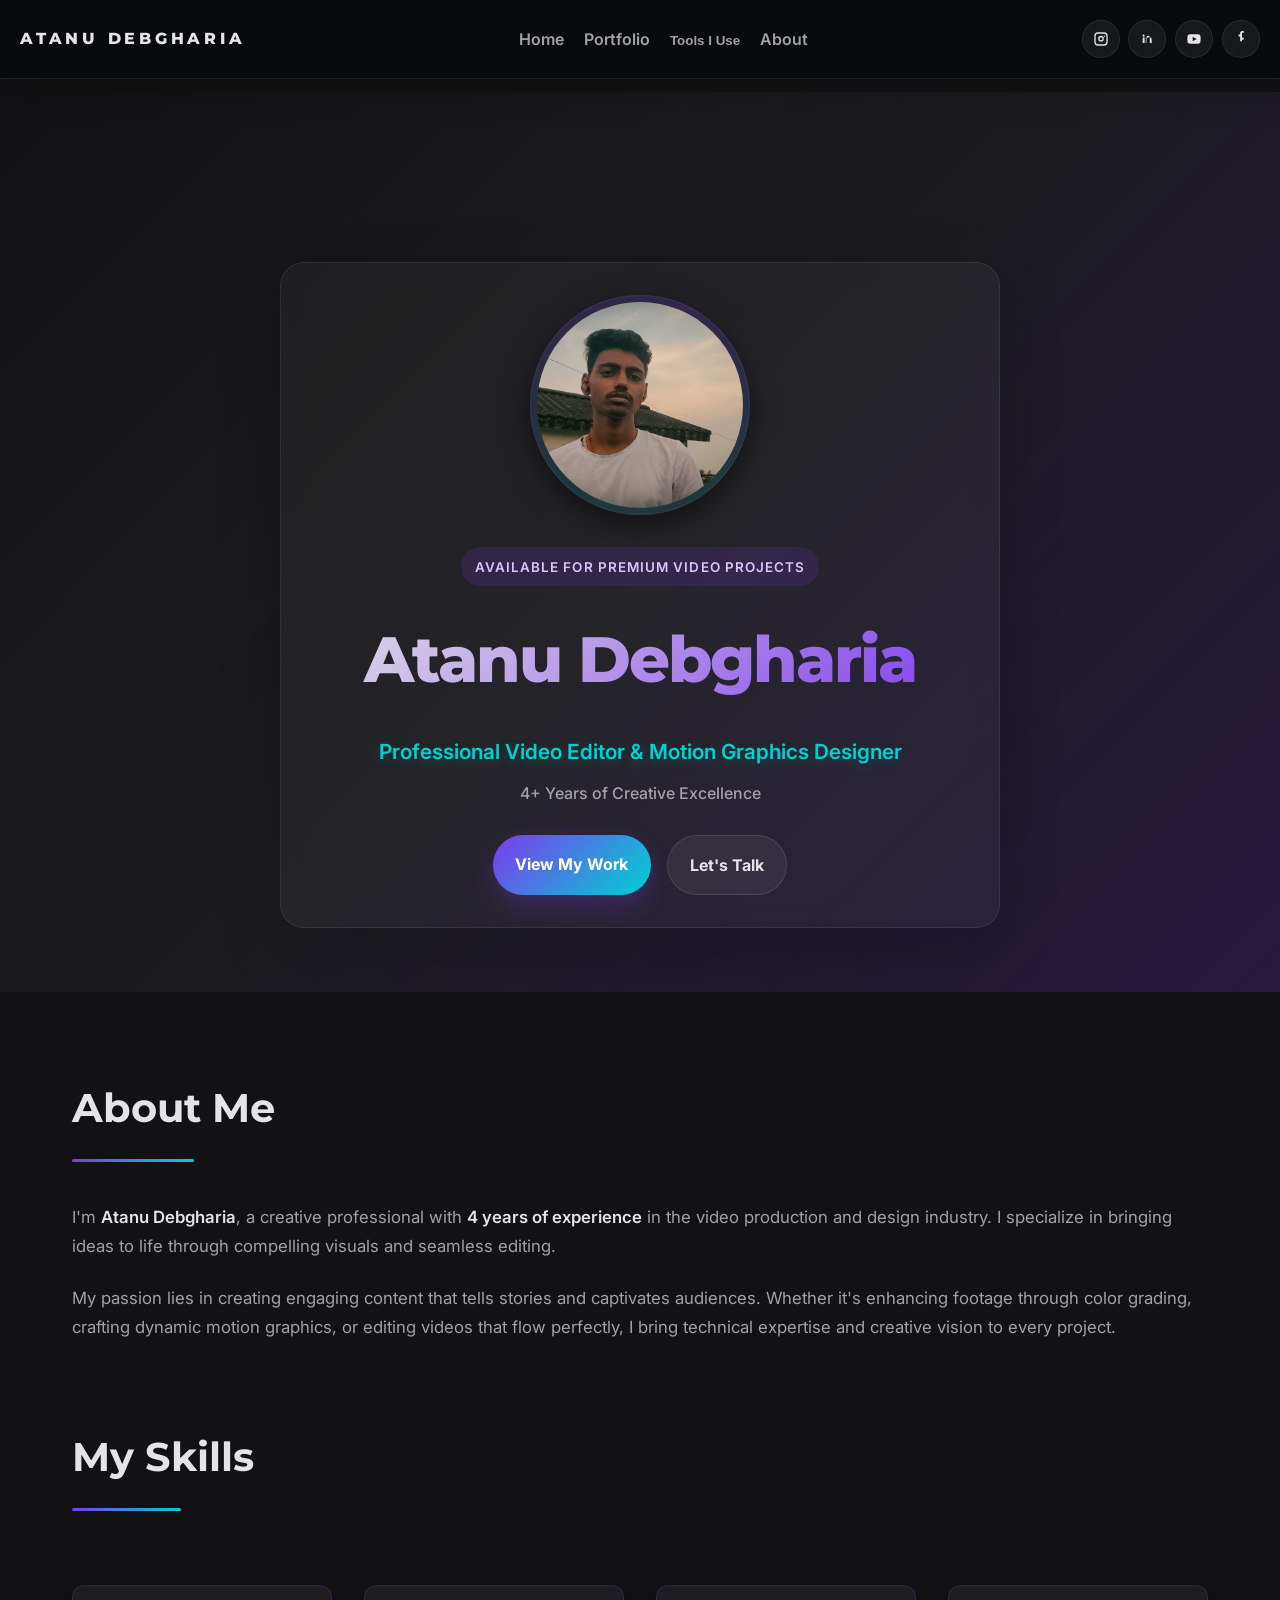
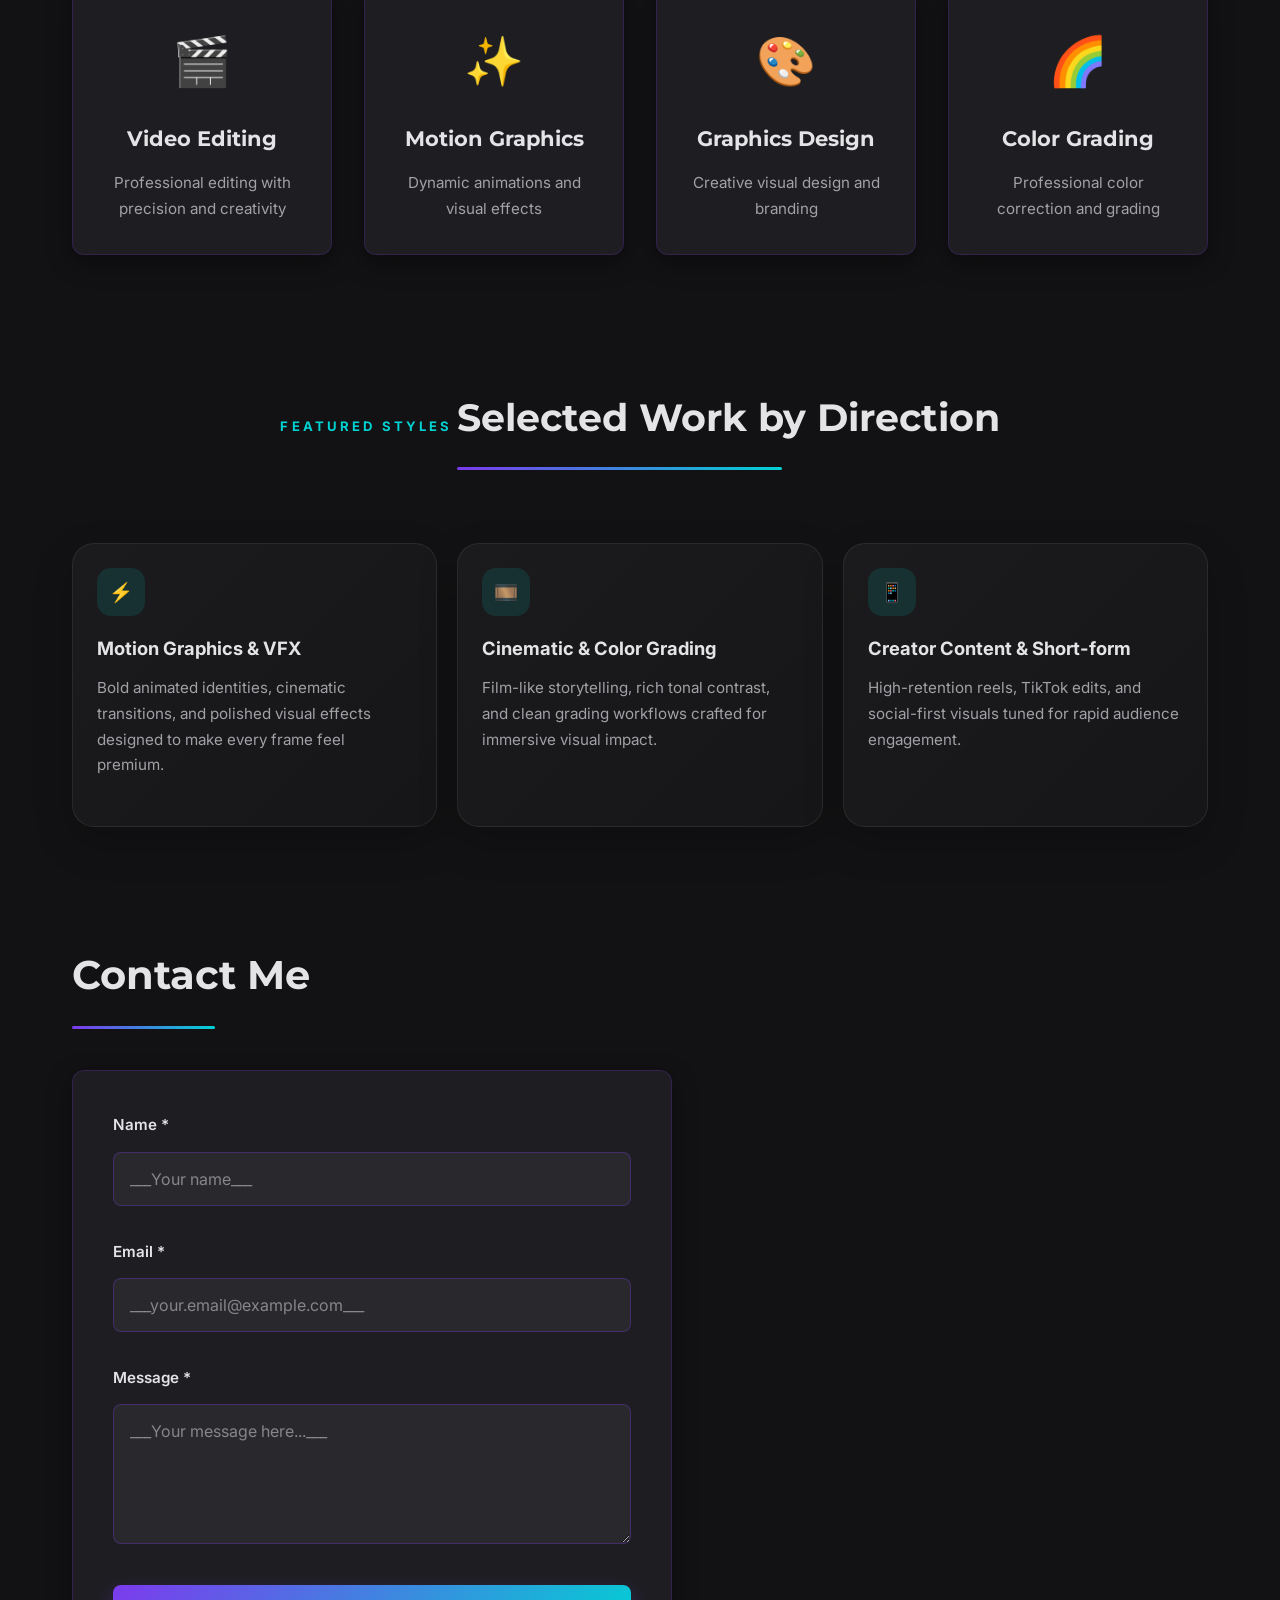
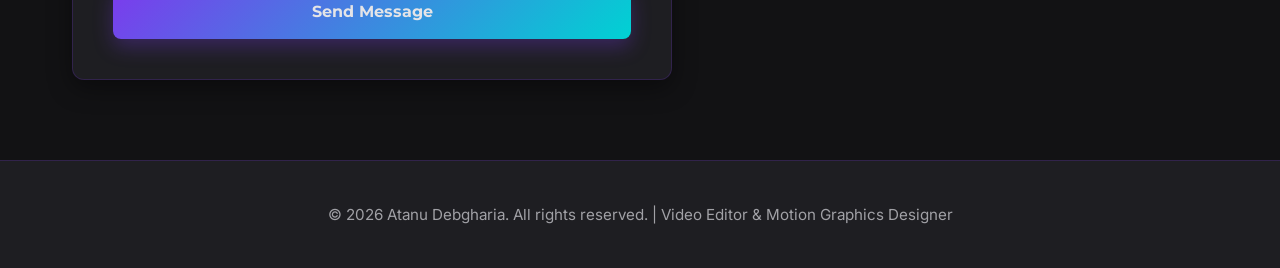
<file: index.html>
<!DOCTYPE html>
<html lang="en">
<head>
    <meta charset="UTF-8">
    <meta name="viewport" content="width=device-width, initial-scale=1.0">
    <title>Atanu Debgharia - Video Editor & Motion Graphics</title>
    
    <!-- Google Fonts -->
    <link href="https://fonts.googleapis.com/css2?family=Montserrat:wght@600;700;800&family=Inter:wght@400;500;600;700&display=swap" rel="stylesheet">
    
    <!-- Stylesheet -->
    <link rel="stylesheet" href="./styles.css">
</head>
<body>
    <header class="site-nav">
        <div class="site-nav__inner">
            <a href="#home" class="site-nav__brand">ATANU DEBGHARIA</a>
            <nav class="site-nav__links" aria-label="Primary navigation">
                <a href="#home">Home</a>
                <a href="#portfolio">Portfolio</a>
                <div class="dropdown site-nav__dropdown">
                    <button class="site-nav__dropdown-toggle" type="button" aria-expanded="false">Tools I Use</button>
                    <div class="dropdown-menu site-nav__dropdown-menu" role="menu">
                        <a href="#portfolio" class="dropdown-item">
                            <span class="dropdown-item__title">Photoshop</span>
                            <span class="dropdown-item__text">For creative assets, matte painting, and high-converting thumbnails.</span>
                        </a>
                        <a href="#portfolio" class="dropdown-item">
                            <span class="dropdown-item__title">After Effects</span>
                            <span class="dropdown-item__text">For advanced motion graphics, VFX, and dynamic visual animations.</span>
                        </a>
                        <a href="#portfolio" class="dropdown-item">
                            <span class="dropdown-item__title">DaVinci Resolve</span>
                            <span class="dropdown-item__text">For Hollywood-level color grading and precision tracking.</span>
                        </a>
                        <a href="#portfolio" class="dropdown-item">
                            <span class="dropdown-item__title">Premiere Pro</span>
                            <span class="dropdown-item__text">For seamless multi-cam syncing and efficient timeline editing.</span>
                        </a>
                        <a href="#portfolio" class="dropdown-item">
                            <span class="dropdown-item__title">CapCut</span>
                            <span class="dropdown-item__text">For fast-paced short-form reels and TikTok content optimized for retention.</span>
                        </a>
                        <a href="#portfolio" class="dropdown-item">
                            <span class="dropdown-item__title">Alight Motion</span>
                            <span class="dropdown-item__text">For fluid, keyframed motion graphics and quick mobile edits.</span>
                        </a>
                    </div>
                </div>
                <a href="#about">About</a>
            </nav>
            <div class="site-nav__socials">
                <a href="https://www.instagram.com/atanu_debgharia?igsh=NzFocnFiMG1kc2Vj" target="_blank" rel="noopener noreferrer" aria-label="Instagram">
                    <svg viewBox="0 0 24 24" aria-hidden="true"><path d="M7.5 2h9A5.5 5.5 0 0 1 22 7.5v9a5.5 5.5 0 0 1-5.5 5.5h-9A5.5 5.5 0 0 1 2 16.5v-9A5.5 5.5 0 0 1 7.5 2Zm0 2A3.5 3.5 0 0 0 4 7.5v9A3.5 3.5 0 0 0 7.5 20h9a3.5 3.5 0 0 0 3.5-3.5v-9A3.5 3.5 0 0 0 16.5 4h-9Zm4.5 3.25A4.25 4.25 0 1 1 7.75 11.5 4.25 4.25 0 0 1 12 7.25Zm0 2A2.25 2.25 0 1 0 14.25 11.5 2.25 2.25 0 0 0 12 9.25Zm5.25-2.5a1 1 0 1 1-1 1 1 1 0 0 1 1-1Z"/></svg>
                </a>
                <a href="https://www.linkedin.com/in/atanu-debgharia-003837260?utm_source=share_via&utm_content=profile&utm_medium=member_android" target="_blank" rel="noopener noreferrer" aria-label="LinkedIn">
                    <svg viewBox="0 0 24 24" aria-hidden="true"><path d="M6.94 8.5A1.56 1.56 0 1 1 6.94 5.38a1.56 1.56 0 0 1 0 3.12ZM5.5 9.75h2.88V18H5.5Zm4.63 0h2.76v1.13h.04c.38-.72 1.32-1.48 2.72-1.48 2.91 0 3.45 1.92 3.45 4.41V18h-2.88v-7.13c0-1.7-.03-3.89-2.37-3.89-2.38 0-2.74 1.86-2.74 3.77V18H10.13Z"/></svg>
                </a>
                <a href="https://youtube.com/@ad_editz312?si=9ZdCt9KiFDelP9Cx" target="_blank" rel="noopener noreferrer" aria-label="YouTube">
                    <svg viewBox="0 0 24 24" aria-hidden="true"><path d="M21.58 7.19a2.5 2.5 0 0 0-1.76-1.77C18.25 5 12 5 12 5s-6.25 0-7.82.42A2.5 2.5 0 0 0 2.42 7.19 26.1 26.1 0 0 0 2 12a26.1 26.1 0 0 0 .42 4.81 2.5 2.5 0 0 0 1.76 1.77C5.75 19 12 19 12 19s6.25 0 7.82-.42a2.5 2.5 0 0 0 1.76-1.77A26.1 26.1 0 0 0 22 12a26.1 26.1 0 0 0-.42-4.81ZM10 15.5v-7l6 3.5-6 3.5Z"/></svg>
                </a>
                <a href="https://www.facebook.com/share/1Bx6eXw6pM/" target="_blank" rel="noopener noreferrer" aria-label="Facebook">
                    <svg viewBox="0 0 24 24" aria-hidden="true"><path d="M13.5 20v-7h2.34l.35-2.7H13.5V3.91c0-.78.22-1.31 1.33-1.31h1.42V.14A19.2 19.2 0 0 0 14.2 0c-2.05 0-3.45 1.25-3.45 3.54v1.76H8.4V8.3h2.35v7h2.75Z"/></svg>
                </a>
            </div>
        </div>
    </header>

    <!-- Hero Video Background -->
    <div class="hero-section" id="home">
        <video autoplay muted loop class="hero-video" playsinline>
            <source src="" type="video/mp4">
        </video>
        <div class="hero-overlay"></div>

        <!-- Header Content -->
        <header class="hero-header">
            <div class="dp-box">
                <img src="./assets/dp.jpg" alt="Profile picture of Atanu Debgharia" id="profilePic" />
            </div>
            <div class="hero-badge">Available for premium video projects</div>
            <h1>Atanu Debgharia</h1>
            <p class="header-subtitle">Professional Video Editor & Motion Graphics Designer</p>
            <p class="header-experience">4+ Years of Creative Excellence</p>
            <div class="hero-actions">
                <a href="#portfolio" class="hero-btn hero-btn-primary">View My Work</a>
                <a href="#contact" class="hero-btn hero-btn-secondary">Let's Talk</a>
            </div>
        </header>
    </div>

    <div class="container">
        <!-- About Section -->
        <section id="about">
            <h2>About Me</h2>
            <p>I'm <strong>Atanu Debgharia</strong>, a creative professional with <strong>4 years of experience</strong> in the video production and design industry. I specialize in bringing ideas to life through compelling visuals and seamless editing.</p>
            <p>My passion lies in creating engaging content that tells stories and captivates audiences. Whether it's enhancing footage through color grading, crafting dynamic motion graphics, or editing videos that flow perfectly, I bring technical expertise and creative vision to every project.</p>
        </section>

        <!-- Skills Section -->
        <section id="skills">
            <h2>My Skills</h2>
            <div class="skills-container">
                <div class="skill-card">
                    <div class="skill-icon">🎬</div>
                    <h3>Video Editing</h3>
                    <p>Professional editing with precision and creativity</p>
                </div>
                <div class="skill-card">
                    <div class="skill-icon">✨</div>
                    <h3>Motion Graphics</h3>
                    <p>Dynamic animations and visual effects</p>
                </div>
                <div class="skill-card">
                    <div class="skill-icon">🎨</div>
                    <h3>Graphics Design</h3>
                    <p>Creative visual design and branding</p>
                </div>
                <div class="skill-card">
                    <div class="skill-icon">🌈</div>
                    <h3>Color Grading</h3>
                    <p>Professional color correction and grading</p>
                </div>
            </div>
        </section>

        <!-- Portfolio Section -->
        <section id="portfolio" class="portfolio-section">
            <div class="section-heading">
                <p class="section-eyebrow">Featured Styles</p>
                <h2>Selected Work by Direction</h2>
            </div>
            <div class="portfolio-grid">
                <article class="portfolio-card portfolio-card--motion">
                    <div class="portfolio-card__icon">⚡</div>
                    <h3>Motion Graphics &amp; VFX</h3>
                    <p>Bold animated identities, cinematic transitions, and polished visual effects designed to make every frame feel premium.</p>
                </article>
                <article class="portfolio-card portfolio-card--cinematic">
                    <div class="portfolio-card__icon">🎞️</div>
                    <h3>Cinematic &amp; Color Grading</h3>
                    <p>Film-like storytelling, rich tonal contrast, and clean grading workflows crafted for immersive visual impact.</p>
                </article>
                <article class="portfolio-card portfolio-card--creator">
                    <div class="portfolio-card__icon">📱</div>
                    <h3>Creator Content &amp; Short-form</h3>
                    <p>High-retention reels, TikTok edits, and social-first visuals tuned for rapid audience engagement.</p>
                </article>
            </div>
        </section>

        <!-- Contact Section -->
        <section id="contact">
            <h2>Contact Me</h2>
            <div class="contact-form">
                <div class="success-message" id="successMessage">
                    ✓ Thank you! Your message has been sent successfully.
                </div>
                <form id="contactForm">
                    <div class="form-group">
                        <label for="name">Name *</label>
                        <input type="text" id="name" name="name" required placeholder="___Your name___">
                    </div>
                    <div class="form-group">
                        <label for="email">Email *</label>
                        <input type="email" id="email" name="email" required placeholder="___your.email@example.com___">
                    </div>
                    <div class="form-group">
                        <label for="message">Message *</label>
                        <textarea id="message" name="message" required placeholder="___Your message here...___"></textarea>
                    </div>
                    <button type="submit" class="btn-submit">Send Message</button>
                </form>
            </div>
        </section>
    </div>

    <!-- Footer -->
    <footer>
        <p>&copy; <span id="currentYear"></span> Atanu Debgharia. All rights reserved. | Video Editor & Motion Graphics Designer</p>
    </footer>

    <!-- Scripts -->
    <script src="./script.js"></script>
</body>
</html>
</file>
<file: styles.css>
/* ========================================
   GLOBAL STYLES & COLOR PALETTE
   ======================================== */

:root {
    --bg-primary: #121214;
    --bg-secondary: #1E1E22;
    --bg-tertiary: #2A2A2E;
    --text-primary: #E4E4E7;
    --text-secondary: #A1A1A6;
    --accent-purple: #7C3AED;
    --accent-coral: #FF4757;
    --accent-neon: #00D2D3;
    --shadow-sm: 0 4px 12px rgba(0, 0, 0, 0.3);
    --shadow-md: 0 8px 24px rgba(0, 0, 0, 0.4);
    --shadow-lg: 0 16px 40px rgba(0, 0, 0, 0.5);
}

* {
    margin: 0;
    padding: 0;
    box-sizing: border-box;
}

html {
    scroll-behavior: smooth;
}

body {
    font-family: 'Inter', sans-serif;
    line-height: 1.8;
    color: var(--text-primary);
    background: var(--bg-primary);
    min-height: 100vh;
    overflow-x: hidden;
    padding-top: 92px;
}

.site-nav {
    position: fixed;
    top: 0;
    left: 0;
    width: 100%;
    z-index: 1000;
    background: rgba(8, 10, 14, 0.84);
    backdrop-filter: blur(16px);
    -webkit-backdrop-filter: blur(16px);
    border-bottom: 1px solid rgba(255, 255, 255, 0.08);
    box-shadow: 0 10px 35px rgba(0, 0, 0, 0.24);
}

.site-nav__inner {
    max-width: 1280px;
    margin: 0 auto;
    min-height: 78px;
    padding: 0.9rem 1.25rem;
    display: flex;
    align-items: center;
    justify-content: space-between;
    gap: 1rem;
}

.site-nav__brand {
    color: var(--text-primary);
    text-decoration: none;
    font-family: 'Montserrat', sans-serif;
    font-size: 0.98rem;
    font-weight: 800;
    letter-spacing: 0.24em;
    text-transform: uppercase;
    white-space: nowrap;
}

.site-nav__links {
    display: flex;
    align-items: center;
    justify-content: center;
    gap: 1.25rem;
    flex: 1;
}

.site-nav__links > a,
.site-nav__dropdown-toggle {
    color: var(--text-secondary);
    text-decoration: none;
    font-weight: 600;
    background: transparent;
    border: 0;
    cursor: pointer;
    padding: 0.35rem 0;
    transition: color 0.25s ease;
}

.site-nav__links > a:hover,
.site-nav__links > a:focus-visible,
.site-nav__dropdown-toggle:hover,
.site-nav__dropdown-toggle:focus-visible {
    color: var(--accent-neon);
}

.dropdown {
    position: relative;
    display: inline-block;
}

.site-nav__dropdown-menu {
    display: none;
    position: absolute;
    top: calc(100% + 0.75rem);
    left: 50%;
    transform: translateX(-50%);
    min-width: 320px;
    padding: 0.75rem;
    border-radius: 18px;
    background: rgba(10, 12, 16, 0.96);
    backdrop-filter: blur(10px);
    -webkit-backdrop-filter: blur(10px);
    border: 1px solid rgba(255, 255, 255, 0.08);
    box-shadow: 0 20px 45px rgba(0, 0, 0, 0.35);
}

.dropdown:hover .site-nav__dropdown-menu,
.dropdown:focus-within .site-nav__dropdown-menu,
.dropdown.open .site-nav__dropdown-menu {
    display: flex;
    flex-direction: column;
    gap: 10px;
}

.dropdown-item {
    display: flex;
    flex-direction: column;
    gap: 0.2rem;
    padding: 0.8rem 0.9rem;
    border-radius: 12px;
    color: var(--text-primary);
    text-decoration: none;
    transition: background 0.2s ease, transform 0.2s ease;
}

.dropdown-item:hover,
.dropdown-item:focus-visible {
    background: rgba(255, 255, 255, 0.06);
    transform: translateX(2px);
}

.dropdown-item__title {
    font-weight: 700;
    color: var(--text-primary);
}

.dropdown-item__text {
    font-size: 0.86rem;
    color: var(--text-secondary);
    line-height: 1.45;
}

.site-nav__socials {
    display: flex;
    align-items: center;
    justify-content: center;
    gap: 0.55rem;
    flex-wrap: wrap;
}

.site-nav__socials a {
    width: 38px;
    height: 38px;
    display: flex;
    align-items: center;
    justify-content: center;
    border-radius: 50%;
    color: var(--text-primary);
    background: rgba(255, 255, 255, 0.06);
    border: 1px solid rgba(255, 255, 255, 0.08);
    transition: transform 0.25s ease, border-color 0.25s ease, color 0.25s ease;
}

.site-nav__socials a:hover,
.site-nav__socials a:focus-visible {
    color: #00ffcc;
    border-color: rgba(0, 255, 204, 0.45);
    transform: translateY(-3px);
}

.site-nav__socials svg {
    width: 16px;
    height: 16px;
    fill: currentColor;
}

.portfolio-section {
    padding: 3rem 0 2rem;
}

.section-heading {
    text-align: center;
    margin-bottom: 2rem;
}

.section-eyebrow {
    display: inline-block;
    margin-bottom: 0.45rem;
    font-size: 0.82rem;
    font-weight: 700;
    letter-spacing: 0.24em;
    text-transform: uppercase;
    color: var(--accent-neon);
}

.section-heading h2 {
    font-size: clamp(1.8rem, 3vw, 2.45rem);
    font-family: 'Montserrat', sans-serif;
    color: var(--text-primary);
}

.portfolio-grid {
    display: grid;
    grid-template-columns: repeat(3, minmax(0, 1fr));
    gap: 1.25rem;
}

.portfolio-card {
    padding: 1.5rem;
    border-radius: 22px;
    border: 1px solid rgba(255, 255, 255, 0.08);
    background: linear-gradient(135deg, rgba(255, 255, 255, 0.04), rgba(255, 255, 255, 0.02));
    backdrop-filter: blur(12px);
    -webkit-backdrop-filter: blur(12px);
    box-shadow: 0 16px 40px rgba(0, 0, 0, 0.2);
    transition: transform 0.25s ease, border-color 0.25s ease, box-shadow 0.25s ease;
}

.portfolio-card:hover {
    transform: translateY(-6px);
    border-color: rgba(0, 210, 211, 0.3);
    box-shadow: 0 24px 50px rgba(0, 0, 0, 0.28);
}

.portfolio-card__icon {
    width: 48px;
    height: 48px;
    display: grid;
    place-items: center;
    border-radius: 14px;
    font-size: 1.2rem;
    background: rgba(0, 210, 211, 0.12);
    color: var(--accent-neon);
    margin-bottom: 1rem;
}

.portfolio-card h3 {
    margin-bottom: 0.6rem;
    font-size: 1.15rem;
    color: var(--text-primary);
}

.portfolio-card p {
    color: var(--text-secondary);
    font-size: 0.95rem;
}

/* ========================================
   HERO SECTION WITH VIDEO BACKGROUND
   ======================================== */

.hero-section {
    position: relative;
    height: 100vh;
    overflow: hidden;
    display: flex;
    flex-direction: column;
    justify-content: flex-end;
    align-items: center;
    padding-bottom: 4rem;
}

.hero-video {
    position: absolute;
    top: 0;
    left: 0;
    width: 100%;
    height: 100%;
    object-fit: cover;
    z-index: 1;
}

.hero-overlay {
    position: absolute;
    top: 0;
    left: 0;
    width: 100%;
    height: 100%;
    background: linear-gradient(135deg, rgba(18, 18, 20, 0.8) 0%, rgba(30, 30, 34, 0.85) 50%, rgba(124, 58, 237, 0.2) 100%);
    z-index: 2;
}

.hero-header {
    position: relative;
    z-index: 3;
    text-align: center;
    width: min(720px, calc(100% - 2rem));
    padding: 2rem 1.5rem;
    border-radius: 24px;
    background: rgba(255, 255, 255, 0.04);
    backdrop-filter: blur(12px);
    -webkit-backdrop-filter: blur(12px);
    border: 1px solid rgba(255, 255, 255, 0.08);
    box-shadow: 0 20px 60px rgba(0, 0, 0, 0.24);
    animation: fadeInUp 1s ease-out;
}

.hero-badge {
    display: inline-flex;
    align-items: center;
    padding: 0.45rem 0.85rem;
    margin-bottom: 1rem;
    border-radius: 999px;
    background: rgba(124, 58, 237, 0.16);
    color: #d8c6ff;
    font-size: 0.84rem;
    font-weight: 600;
    letter-spacing: 0.08em;
    text-transform: uppercase;
}

.hero-actions {
    display: flex;
    justify-content: center;
    gap: 1rem;
    flex-wrap: wrap;
    margin-top: 1.75rem;
}

.hero-btn {
    text-decoration: none;
    padding: 0.9rem 1.4rem;
    border-radius: 999px;
    font-weight: 700;
    transition: transform 0.25s ease, box-shadow 0.25s ease, background 0.25s ease;
}

.hero-btn:hover {
    transform: translateY(-3px);
}

.hero-btn-primary {
    background: linear-gradient(135deg, #7C3AED 0%, #00D2D3 100%);
    color: white;
    box-shadow: 0 10px 25px rgba(124, 58, 237, 0.28);
}

.hero-btn-secondary {
    background: rgba(255, 255, 255, 0.06);
    color: var(--text-primary);
    border: 1px solid rgba(255, 255, 255, 0.1);
}

.hero-section.video-fallback {
    background: radial-gradient(circle at top, rgba(124, 58, 237, 0.2), rgba(18, 18, 20, 1));
}

/* Profile DP box above the name */
.dp-box {
    width: 220px;
    height: 220px;
    border-radius: 50%;
    padding: 6px;
    margin: 0 auto 2rem auto;
    background: linear-gradient(180deg, rgba(124,58,237,0.18), rgba(0,210,211,0.12));
    box-shadow: 0 10px 30px rgba(0,0,0,0.5);
    display: flex;
    align-items: center;
    justify-content: center;
    border: 1px solid rgba(255,255,255,0.06);
}

.dp-box img {
    width: 100%;
    height: 100%;
    object-fit: cover;
    border-radius: 50%;
    display: block;
}

/* Fallback DP (initials) when image fails to load */
.dp-fallback {
    width: 100%;
    height: 100%;
    display: flex;
    align-items: center;
    justify-content: center;
    border-radius: 50%;
    font-family: 'Montserrat', sans-serif;
    color: var(--text-primary);
    font-weight: 800;
    font-size: 2.2rem;
    background: linear-gradient(135deg, rgba(124,58,237,0.14), rgba(0,210,211,0.08));
}

.hero-header h1 {
    font-family: 'Montserrat', sans-serif;
    font-size: 4rem;
    font-weight: 800;
    margin-bottom: 1rem;
    /* Restored original diagonal gradient per user preference */
    background: linear-gradient(135deg, #E4E4E7 0%, #7C3AED 100%);
    -webkit-background-clip: text;
    -webkit-text-fill-color: transparent;
    background-clip: text;
    letter-spacing: -2px;
}

.header-subtitle {
    font-size: 1.3rem;
    color: #00D2D3;
    margin-bottom: 0.5rem;
    font-weight: 600;
    text-shadow: 0 4px 12px rgba(0, 210, 211, 0.2);
}

.header-experience {
    font-size: 1rem;
    color: var(--text-secondary);
    font-weight: 500;
}

/* ========================================
   GLASSMORPHIC NAVIGATION BAR
   ======================================== */

.glass-nav {
    position: fixed;
    top: 50%;
    right: 24px;
    transform: translateY(-50%);
    background: rgba(255, 255, 255, 0.06);
    backdrop-filter: blur(10px);
    -webkit-backdrop-filter: blur(10px);
    border: 1px solid rgba(255, 255, 255, 0.1);
    border-radius: 18px;
    padding: 0.4rem;
    z-index: 999;
    box-shadow: 0 24px 60px rgba(0, 0, 0, 0.18);
    animation: slideInRight 0.6s ease-out;
    display: flex;
    justify-content: flex-end;
    align-items: flex-start;
    min-width: auto;
    max-width: none;
}

.nav-menu-btn {
    background: rgba(255, 255, 255, 0.08);
    border: 1px solid rgba(255, 255, 255, 0.16);
    border-radius: 50%;
    width: 52px;
    height: 52px;
    display: inline-flex;
    align-items: center;
    justify-content: center;
    color: var(--text-primary);
    cursor: pointer;
    font-size: 1.4rem;
    transition: transform 0.2s ease, background 0.2s ease, box-shadow 0.2s ease;
}

.nav-menu-btn:hover,
.nav-menu-btn:focus {
    transform: scale(1.05);
    background: rgba(255, 255, 255, 0.14);
}

.nav-menu-btn:focus {
    outline: none;
    box-shadow: 0 0 0 3px rgba(124, 58, 237, 0.18);
}

.nav-menu-icon {
    position: relative;
    display: inline-flex;
    width: 18px;
    height: 18px;
    align-items: center;
    justify-content: center;
}

.nav-menu-line {
    position: absolute;
    width: 18px;
    height: 2px;
    background: var(--text-primary);
    border-radius: 999px;
    transition: transform 0.25s ease, opacity 0.25s ease;
}

.nav-menu-line.line-1 {
    top: 4px;
}

.nav-menu-line.line-2 {
    bottom: 4px;
}

.nav-menu-btn.open .nav-menu-line.line-1 {
    transform: translateY(6px) rotate(45deg);
}

.nav-menu-btn.open .nav-menu-line.line-2 {
    transform: translateY(-6px) rotate(-45deg);
}

.nav-dropdown {
    position: absolute;
    top: calc(100% + 0.75rem);
    right: 0;
    width: min(220px, calc(100vw - 2rem));
    background: rgba(18, 18, 20, 0.96);
    backdrop-filter: blur(16px);
    border: 1px solid rgba(255, 255, 255, 0.12);
    border-radius: 18px;
    box-shadow: 0 24px 60px rgba(0, 0, 0, 0.24);
    padding: 0.5rem 0;
    display: none;
    z-index: 1000;
}

.nav-dropdown.open {
    display: block;
}

.nav-dropdown::before {
    content: '';
    position: absolute;
    top: -8px;
    right: 18px;
    width: 14px;
    height: 14px;
    background: rgba(18, 18, 20, 0.96);
    transform: rotate(45deg);
    border-left: 1px solid rgba(255, 255, 255, 0.08);
    border-top: 1px solid rgba(255, 255, 255, 0.08);
}

.nav-dropdown a {
    padding: 0.95rem 1.1rem;
    width: 100%;
    text-align: left;
    border-radius: 12px;
    margin: 0.2rem 0;
}

.nav-dropdown a:hover {
    background: rgba(124, 58, 237, 0.12);
}

.glass-nav a {
    color: var(--text-primary);
    text-decoration: none;
    font-weight: 600;
    font-size: 0.95rem;
    transition: all 0.25s ease;
    position: relative;
    text-shadow: 0 2px 4px rgba(0, 0, 0, 0.3);
    display: block;
    padding: 0.25rem 0.6rem;
    border-radius: 8px;
    width: 100%;
    text-align: center;
}

.glass-nav a::after {
    content: '';
    position: absolute;
    bottom: 6px;
    left: 50%;
    transform: translateX(-50%);
    width: 0;
    height: 2px;
    background: linear-gradient(90deg, #7C3AED, #00D2D3);
    transition: width 0.25s ease;
}

.glass-nav a.active {
    color: #ffffff;
    background: rgba(124, 58, 237, 0.24);
    box-shadow: inset 0 0 0 1px rgba(255, 255, 255, 0.08);
}

.glass-nav a:hover {
    color: #ffffff;
    transform: translateY(-2px);
    background: rgba(124, 58, 237, 0.12);
}

.glass-nav a:hover::after,
.glass-nav a.active::after {
    width: 70%;
}

/* ========================================
   CONTAINER & SECTIONS
   ======================================== */

.container {
    max-width: 1200px;
    margin: 0 auto;
    padding: 0 2rem;
}

section {
    margin: 5rem 0;
    animation: fadeInUp 0.8s ease-out;
    scroll-margin-top: 110px;
}

section h2 {
    font-family: 'Montserrat', sans-serif;
    font-size: 2.5rem;
    font-weight: 700;
    color: var(--text-primary);
    margin-bottom: 3.2rem; /* extra breathing room below heading */
    position: relative;
    display: inline-block;
    padding-bottom: 0.5rem;
}

section h2::after {
    content: '';
    position: absolute;
    bottom: -10px;
    left: 0;
    width: 60%;
    height: 3px;
    background: linear-gradient(90deg, #7C3AED, #00D2D3);
    border-radius: 2px;
}

section p {
    font-size: 1.05rem;
    line-height: 1.7; /* improved readability for paragraphs */
    margin-bottom: 1.5rem;
    color: var(--text-secondary);
}

section strong {
    color: var(--text-primary);
    font-weight: 600;
}

/* ========================================
   SKILLS SECTION
   ======================================== */

.skills-container {
    display: grid;
    grid-template-columns: repeat(auto-fit, minmax(250px, 1fr));
    gap: 2rem;
    margin-top: 2rem;
}

.skill-card {
    background: var(--bg-secondary);
    padding: 2rem;
    border-radius: 12px;
    box-shadow: var(--shadow-md);
    text-align: center;
    transition: all 0.3s cubic-bezier(0.34, 1.56, 0.64, 1);
    cursor: pointer;
    border: 1px solid rgba(124, 58, 237, 0.2);
    position: relative;
    overflow: hidden;
}

.skill-card::before {
    content: '';
    position: absolute;
    top: 0;
    left: 0;
    width: 100%;
    height: 3px;
    background: linear-gradient(90deg, #7C3AED, #00D2D3);
    transform: scaleX(0);
    transform-origin: left;
    transition: transform 0.3s ease;
}

.skill-card:hover::before {
    transform: scaleX(1);
}

.skill-card:hover {
    transform: translateY(-12px) scale(1.05);
    box-shadow: 0 20px 50px rgba(124, 58, 237, 0.3);
    background: linear-gradient(135deg, var(--bg-secondary) 0%, rgba(124, 58, 237, 0.1) 100%);
    border-color: rgba(124, 58, 237, 0.5);
}

.skill-icon {
    font-size: 3rem;
    margin-bottom: 1rem;
    display: inline-block;
}

.skill-card h3 {
    font-family: 'Montserrat', sans-serif;
    color: var(--text-primary);
    margin-bottom: 0.8rem;
    font-size: 1.3rem;
    font-weight: 700;
}

.skill-card p {
    color: var(--text-secondary);
    font-size: 0.95rem;
    margin: 0;
}

/* ========================================
   PROJECTS SECTION
   ======================================== */

.projects-grid {
    display: grid;
    grid-template-columns: repeat(auto-fit, minmax(350px, 1fr));
    gap: 2.5rem;
    margin-top: 2rem;
}

.project {
    background: var(--bg-secondary);
    border-radius: 12px;
    overflow: hidden;
    box-shadow: var(--shadow-md);
    transition: all 0.3s ease;
    cursor: pointer;
    border: 1px solid rgba(124, 58, 237, 0.2);
    display: flex;
    flex-direction: column;
}

.project:hover {
    transform: translateY(-8px);
    box-shadow: var(--shadow-lg);
    border-color: rgba(124, 58, 237, 0.5);
}

.project-thumbnail {
    position: relative;
    width: 100%;
    padding-bottom: 56.25%; /* 16:9 aspect ratio */
    overflow: hidden;
    background: #000;
}

.project-video {
    position: absolute;
    top: 0;
    left: 0;
    width: 100%;
    height: 100%;
    object-fit: cover;
    transition: transform 0.3s ease;
}

.project:hover .project-video {
    transform: scale(1.05);
}

.project-overlay {
    position: absolute;
    top: 0;
    left: 0;
    width: 100%;
    height: 100%;
    background: rgba(0, 0, 0, 0.5);
    display: flex;
    align-items: center;
    justify-content: center;
    opacity: 0;
    transition: opacity 0.3s ease;
}

.project:hover .project-overlay {
    opacity: 1;
}

.play-icon {
    font-size: 3rem;
    color: #7C3AED;
    text-shadow: 0 4px 12px rgba(124, 58, 237, 0.5);
}

.project-content {
    padding: 2rem;
    flex: 1;
    display: flex;
    flex-direction: column;
}

.project-content h3 {
    font-family: 'Montserrat', sans-serif;
    color: var(--text-primary);
    margin-bottom: 1rem;
    font-size: 1.3rem;
    font-weight: 700;
}

.project-content p {
    color: var(--text-secondary);
    margin-bottom: 1rem;
    font-size: 0.95rem;
}

.project-expanded-content {
    display: none;
    margin-top: 1rem;
    padding-top: 1rem;
    border-top: 1px solid rgba(124, 58, 237, 0.2);
    color: var(--text-secondary);
    animation: fadeInUp 0.3s ease-out;
}

.project.project-expanded .project-expanded-content {
    display: block;
}

.project-toggle {
    color: #7C3AED;
    font-weight: 600;
    cursor: pointer;
    transition: all 0.3s ease;
    font-size: 0.9rem;
    margin-top: auto;
    display: inline-block;
}

.project-toggle:hover {
    color: #00D2D3;
    transform: translateX(5px);
}

/* ========================================
   CONTACT FORM SECTION
   ======================================== */

.contact-form {
    background: var(--bg-secondary);
    padding: 2.5rem;
    border-radius: 12px;
    box-shadow: var(--shadow-md);
    max-width: 600px;
    border: 1px solid rgba(124, 58, 237, 0.2);
}

.form-group {
    margin-bottom: 2rem;
}

.form-group label {
    display: block;
    margin-bottom: 0.8rem;
    color: var(--text-primary);
    font-weight: 600;
    font-size: 0.95rem;
}

.form-group input,
.form-group textarea {
    width: 100%;
    padding: 1rem;
    border: 1px solid rgba(124, 58, 237, 0.3);
    border-radius: 8px;
    font-family: 'Inter', sans-serif;
    font-size: 1rem;
    transition: all 0.3s ease;
    background: rgba(255, 255, 255, 0.05);
    color: var(--text-primary);
}

.form-group input::placeholder,
.form-group textarea::placeholder {
    color: rgba(228, 228, 231, 0.5);
}

.form-group input:focus,
.form-group textarea:focus {
    outline: none;
    border-color: #7C3AED;
    background: rgba(124, 58, 237, 0.1);
    box-shadow: 0 0 0 3px rgba(124, 58, 237, 0.1);
}

.form-group textarea {
    resize: vertical;
    min-height: 140px;
}

.btn-submit {
    background: linear-gradient(135deg, #7C3AED 0%, #00D2D3 100%);
    color: var(--text-primary);
    padding: 1.1rem 2.5rem;
    border: none;
    border-radius: 8px;
    font-size: 1rem;
    font-weight: 700;
    font-family: 'Montserrat', sans-serif;
    cursor: pointer;
    transition: all 0.3s ease;
    width: 100%;
    box-shadow: 0 8px 20px rgba(124, 58, 237, 0.3);
}

.btn-submit:hover {
    transform: translateY(-3px);
    box-shadow: 0 12px 30px rgba(124, 58, 237, 0.4);
}

.btn-submit:active {
    transform: translateY(-1px);
}

/* ========================================
   SUCCESS MESSAGE
   ======================================== */

.success-message {
    background: linear-gradient(135deg, rgba(76, 175, 80, 0.2) 0%, rgba(0, 210, 211, 0.1) 100%);
    color: #4CAF50;
    padding: 1.2rem;
    border-radius: 8px;
    margin-bottom: 1.5rem;
    display: none;
    animation: slideDown 0.3s ease-out;
    border: 1px solid rgba(76, 175, 80, 0.3);
    border-left: 3px solid #4CAF50;
}

.success-message.show {
    display: block;
}

/* ========================================
   FOOTER
   ======================================== */

footer {
    background: var(--bg-secondary);
    color: var(--text-secondary);
    text-align: center;
    padding: 2.5rem;
    margin-top: 5rem;
    border-top: 1px solid rgba(124, 58, 237, 0.2);
    font-size: 0.95rem;
}

footer p {
    margin: 0;
}

footer a {
    color: #7C3AED;
    text-decoration: none;
    transition: color 0.3s ease;
}

footer a:hover {
    color: #00D2D3;
}

/* ========================================
   ANIMATIONS
   ======================================== */

@keyframes slideDown {
    from {
        opacity: 0;
        transform: translateY(-20px);
    }
    to {
        opacity: 1;
        transform: translateY(0);
    }
}

@keyframes fadeInUp {
    from {
        opacity: 0;
        transform: translateY(30px);
    }
    to {
        opacity: 1;
        transform: translateY(0);
    }
}

@keyframes slideInRight {
    from {
        opacity: 0;
        transform: translateX(50px);
    }
    to {
        opacity: 1;
        transform: translateX(0);
    }
}

/* ========================================
   RESPONSIVE DESIGN
   ======================================== */

@media (max-width: 768px) {
    .site-nav__links,
    .site-nav__socials {
        display: none;
    }

    .site-nav__inner {
        min-height: 68px;
        justify-content: space-between;
    }

    .hero-header {
        width: min(100%, calc(100% - 1.25rem));
        padding: 1.4rem 1rem;
    }

    .hero-header h1 {
        font-size: 2.4rem;
        line-height: 1.1;
    }

    .hero-actions {
        flex-direction: column;
        width: 100%;
        gap: 0.8rem;
    }

    .hero-actions a {
        width: 100%;
        text-align: center;
    }
}

@media (max-width: 1024px) {
    .hero-header h1 {
        font-size: 3rem;
    }

    .glass-nav {
        gap: 1.5rem;
        padding: 0.9rem 1.5rem;
    }

    .glass-nav a {
        font-size: 0.85rem;
    }

    section h2 {
        font-size: 2rem;
    }
}

@media (max-width: 768px) {
    .hero-section {
        padding-bottom: 2rem;
    }

    .hero-header h1 {
        font-size: 2rem;
    }

    .header-subtitle {
        font-size: 1.1rem;
    }

    .glass-nav {
        top: 1rem;
        right: 1rem;
        left: auto;
        transform: none;
        width: auto;
        padding: 0.4rem;
        box-shadow: 0 18px 52px rgba(0, 0, 0, 0.16);
    }

    .glass-nav a {
        font-size: 0.95rem;
        margin: 0;
    }

    .container {
        padding: 0 1.5rem;
    }

    section h2 {
        font-size: 1.8rem;
    }

    section h2::after {
        width: 40%;
    }

    .skills-container {
        grid-template-columns: repeat(2, 1fr);
        gap: 1.5rem;
    }

    .projects-grid {
        grid-template-columns: 1fr;
    }

    .contact-form {
        padding: 1.5rem;
    }

    .btn-submit {
        padding: 0.9rem 1.8rem;
    }
}

@media (max-width: 480px) {
    .hero-header h1 {
        font-size: 1.5rem;
        letter-spacing: -1px;
    }

    .header-subtitle {
        font-size: 0.95rem;
    }

    .header-experience {
        font-size: 0.85rem;
    }

    .glass-nav {
        top: 10px;
        right: 10px;
        padding: 0.3rem;
        gap: 0;
        flex-direction: row;
        transform: none;
        align-items: center;
    }

    .glass-nav a {
        font-size: 0.7rem;
        margin: 0;
    }

    section h2 {
        font-size: 1.4rem;
    }

    .skills-container {
        grid-template-columns: 1fr;
    }

    .skill-card {
        padding: 1.5rem;
    }

    .projects-grid {
        gap: 1.5rem;
    }

    .project-content {
        padding: 1.5rem;
    }

    .contact-form {
        padding: 1.2rem;
    }

    .form-group {
        margin-bottom: 1.5rem;
    }
}

/* ========================================
   PRINT STYLES
   ======================================== */

@media (prefers-reduced-motion: reduce) {
    html {
        scroll-behavior: auto;
    }

    *, *::before, *::after {
        animation-duration: 0.01ms !important;
        animation-iteration-count: 1 !important;
        transition-duration: 0.01ms !important;
    }
}

@media print {
    .glass-nav,
    .hero-video,
    .project-thumbnail {
        display: none;
    }

    body {
        background: white;
        color: black;
    }
}
</file>
